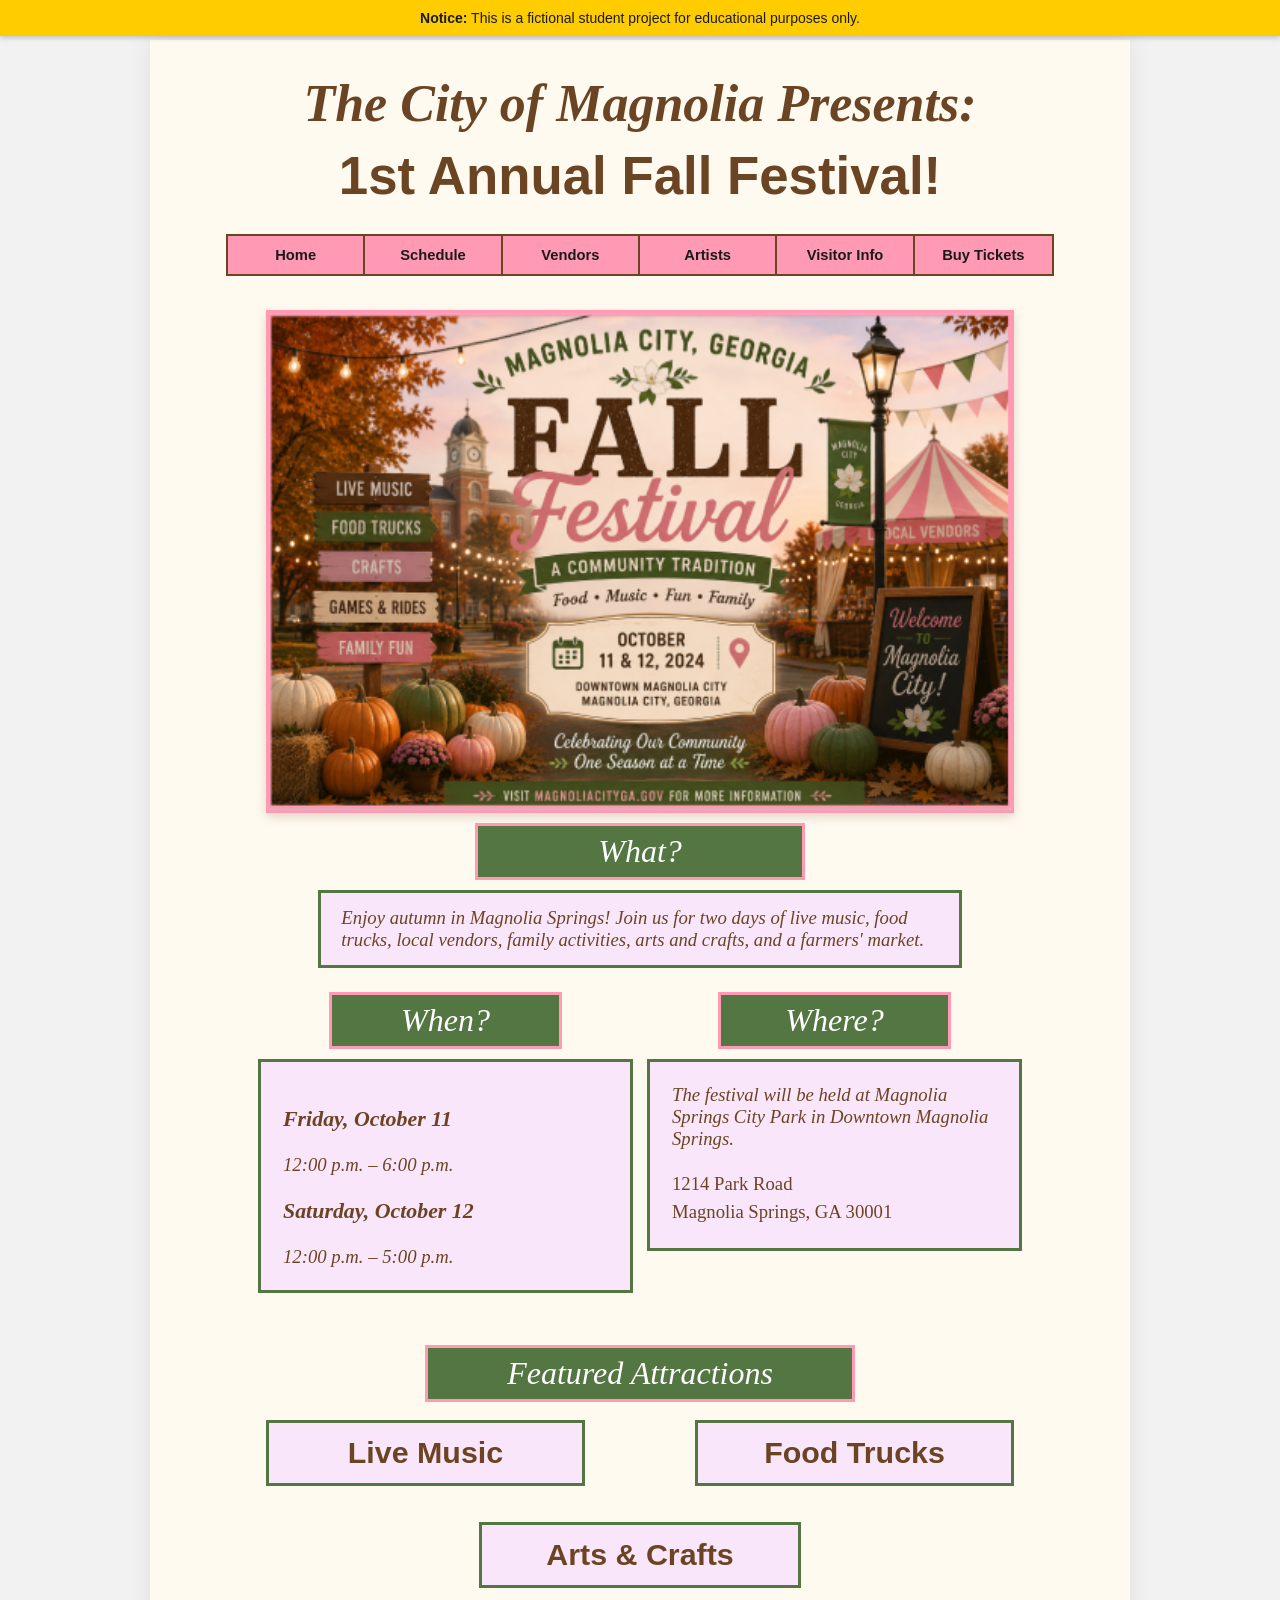
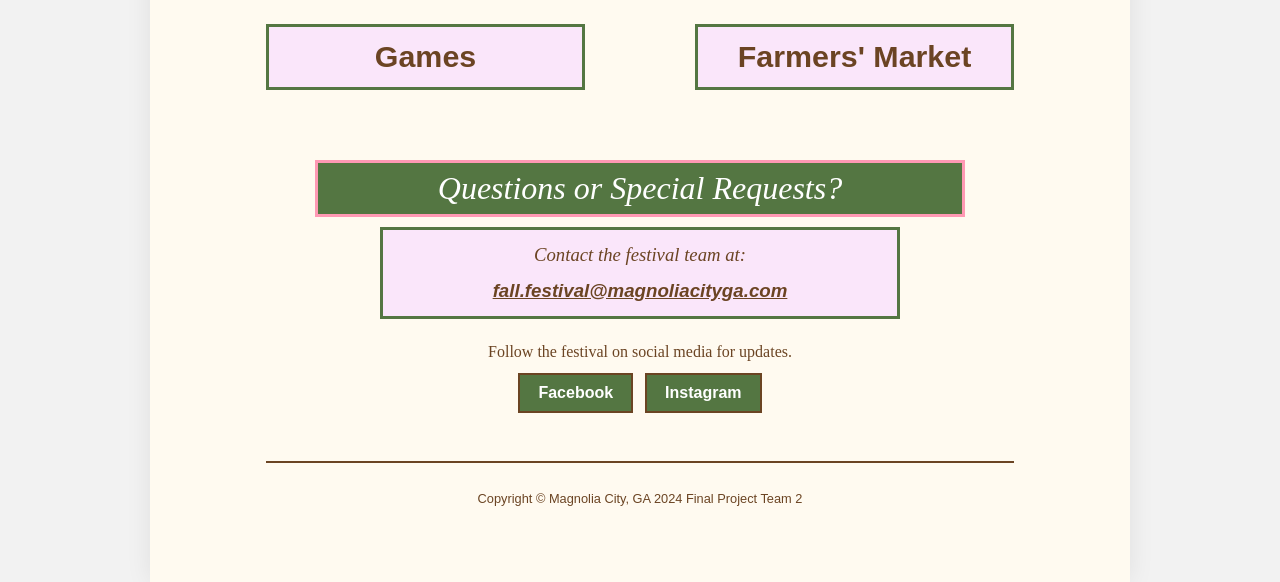
<file: index.html>
<!-- Melanie Eaton, Logan Hitz -->
<!-- ITEC 2380 Final Team Project -->
<!-- Magnolia City Fall Festival Homepage -->

<!DOCTYPE html>
<html lang="en">

<head>
    <meta charset="UTF-8">
    <meta name="viewport" content="width=device-width, initial-scale=1.0">

    <title>Magnolia City Fall Festival</title>

    <link rel="stylesheet" href="css/styles.css">
</head>

<body>

    <!-- Required Educational Notice Banner -->
    <div class="student-banner" role="status" aria-label="Educational Notice">
        <p>
            <strong>Notice:</strong>
            This is a fictional student project for educational purposes only.
        </p>
    </div>
    <!-- End Required Educational Notice Banner -->

    <main class="festival-page">

        <header class="festival-header">

            <div class="city-presents">
                The City of Magnolia Presents:
            </div>

            <h1>1st Annual Fall Festival!</h1>

            <nav class="festival-nav" aria-label="Main navigation">
                <a href="index.html" aria-current="page">Home</a>
                <a href="Schedule.html">Schedule</a>
                <a href="Vendors.html">Vendors</a>
                <a href="artist.html">Artists</a>
                <a href="Visitor_info.html">Visitor Info</a>
                <a href="BuyTickets.html">Buy Tickets</a>
            </nav>

        </header>

        <figure class="festival-poster">
            <img
                src="Images/fall-festival-poster.png"
                
                 class="festival-section" aria-labelledby="what-heading">
            <h2 id="what-heading" class="festival-heading">What?</h2>

            <div class="festival-box">
              <p>
                Enjoy autumn in Magnolia Springs! Join us for two days of
                live music, food trucks, local vendors, family activities,
                arts and crafts, and a farmers' market.
                </p>
            </div>
        </section>

        <section class="festival-details" aria-label="Festival date and location">

            <article>
                <h2 class="festival-heading">When?</h2>

                <div class="festival-box detail-box">
                    <h3>Friday, October 11</h3>
                    <p>12:00 p.m. – 6:00 p.m.</p>

                    <h3>Saturday, October 12</h3>
                    <p>12:00 p.m. – 5:00 p.m.</p>
                </div>
            </article>

            <article>
                <h2 class="festival-heading">Where?</h2>

                <div class="festival-box detail-box">
                    <p>
                        The festival will be held at Magnolia Springs City Park
                        in Downtown Magnolia Springs.
                    </p>

                    <address>
                        1214 Park Road<br>
                        Magnolia Springs, GA 30001
                    </address>
                </div>
            </article>

        </section>

        <section class="festival-section attractions-section" aria-labelledby="attractions-heading">

            <h2 id="attractions-heading" class="festival-heading wide-heading">
                Featured Attractions
            </h2>

            <div class="attractions-grid">
                <a href="Artists.html" class="attraction-card">
                    Live Music
                </a>

                <a href="Vendors.html" class="attraction-card">
                    Food Trucks
                </a>

                <a href="Vendors.html" class="attraction-card center-attraction">
                    Arts &amp; Crafts
                </a>

                <a href="Schedule.html" class="attraction-card">
                    Games
                </a>

                <a href="Vendors.html" class="attraction-card">
                    Farmers' Market
                </a>
            </div>

        </section>

        <section class="festival-section contact-section" aria-labelledby="contact-heading">

            <h2 id="contact-heading" class="festival-heading contact-heading">
                Questions or Special Requests?
            </h2>

            <div class="festival-box contact-box">

                <p>Contact the festival team at:</p>

                <a href="mailto:fall.festival@magnoliacityga.com">
                    fall.festival@magnoliacityga.com
                </a>

            </div>

            <p class="follow-text">
                Follow the festival on social media for updates.
            </p>

            <div class="social-links">

                <a
                    href="https://www.facebook.com/"
                    target="_blank"
                    rel="noopener noreferrer"
                    aria-label="Visit Facebook homepage in a new tab">
                    Facebook
                </a>

                <a
                    href="https://www.instagram.com/"
                    target="_blank"
                    rel="noopener noreferrer"
                    aria-label="Visit Instagram homepage in a new tab">
                    Instagram
                </a>

            </div>

        </section>

        <footer class="festival-footer">
            <p>
                Copyright © Magnolia City, GA 2024 Final Project Team 2
            </p>
        </footer>

    </main>

</body>

</html>
</file>
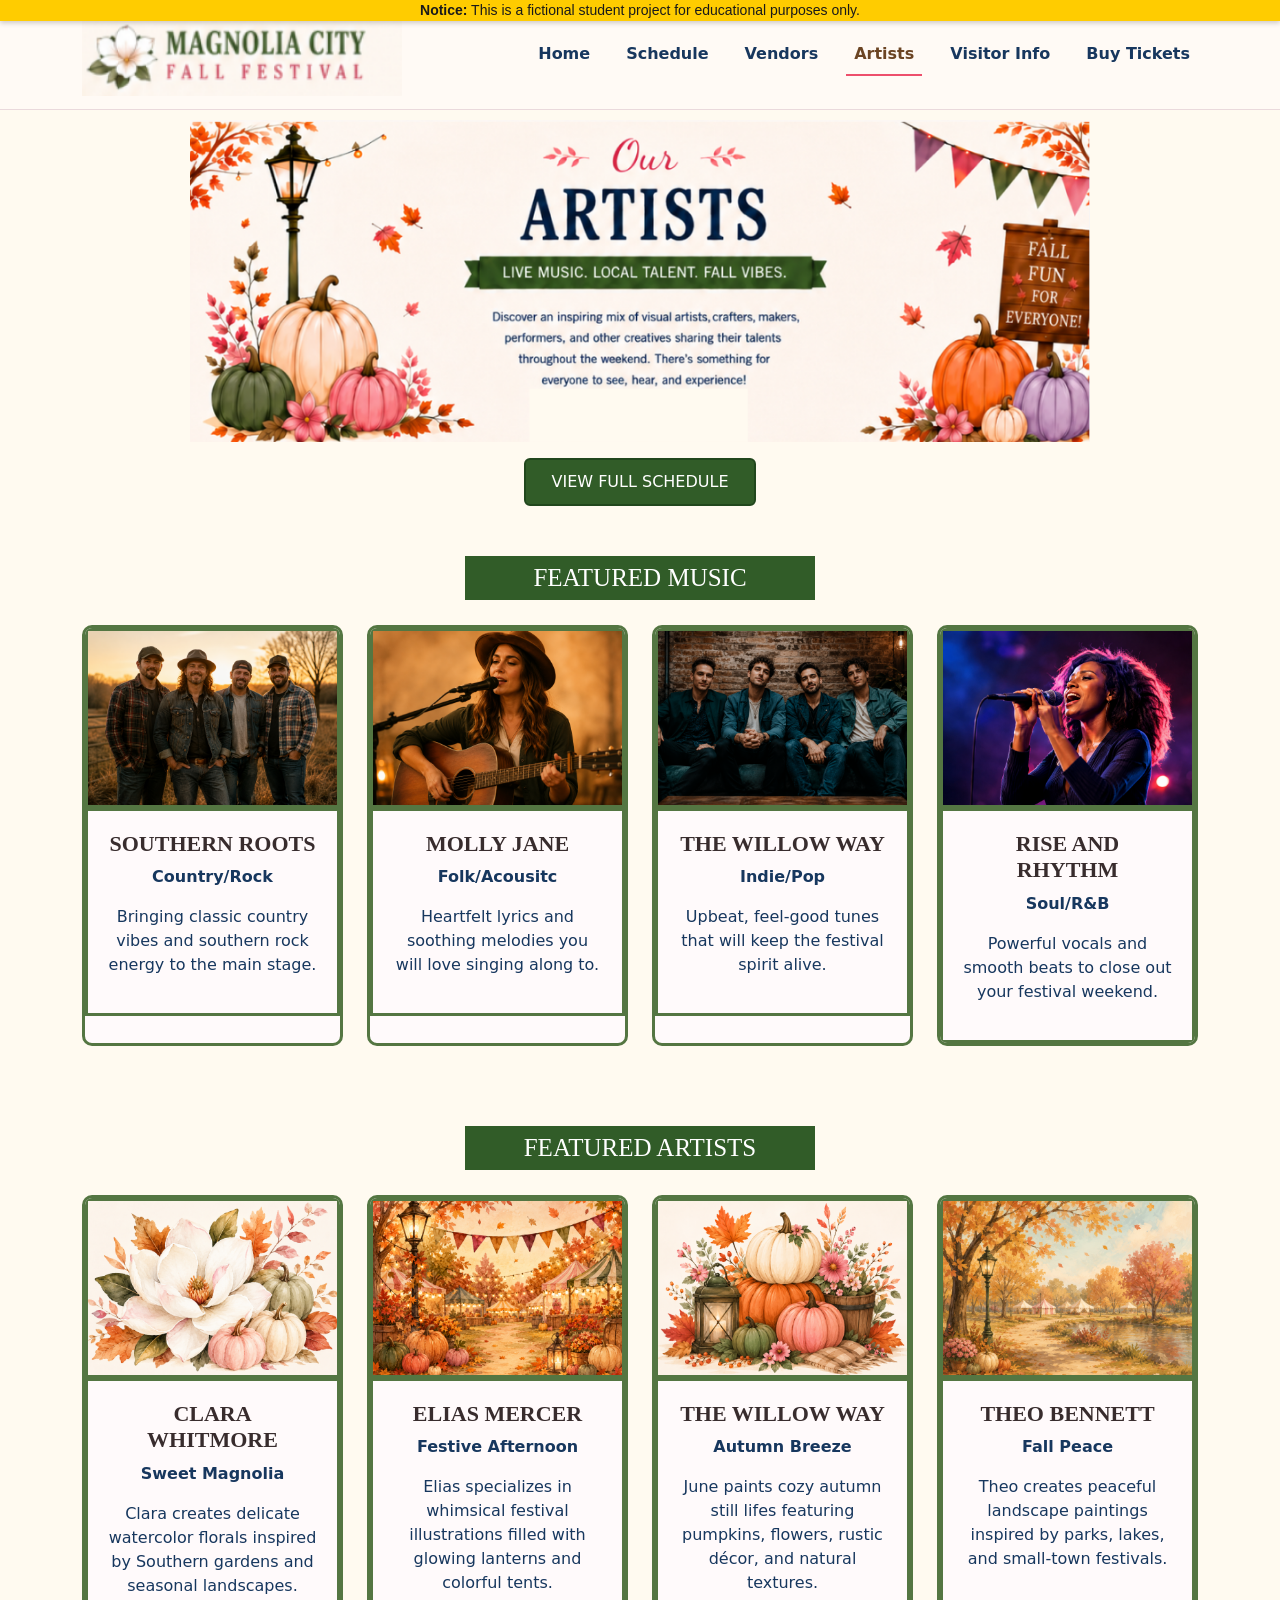
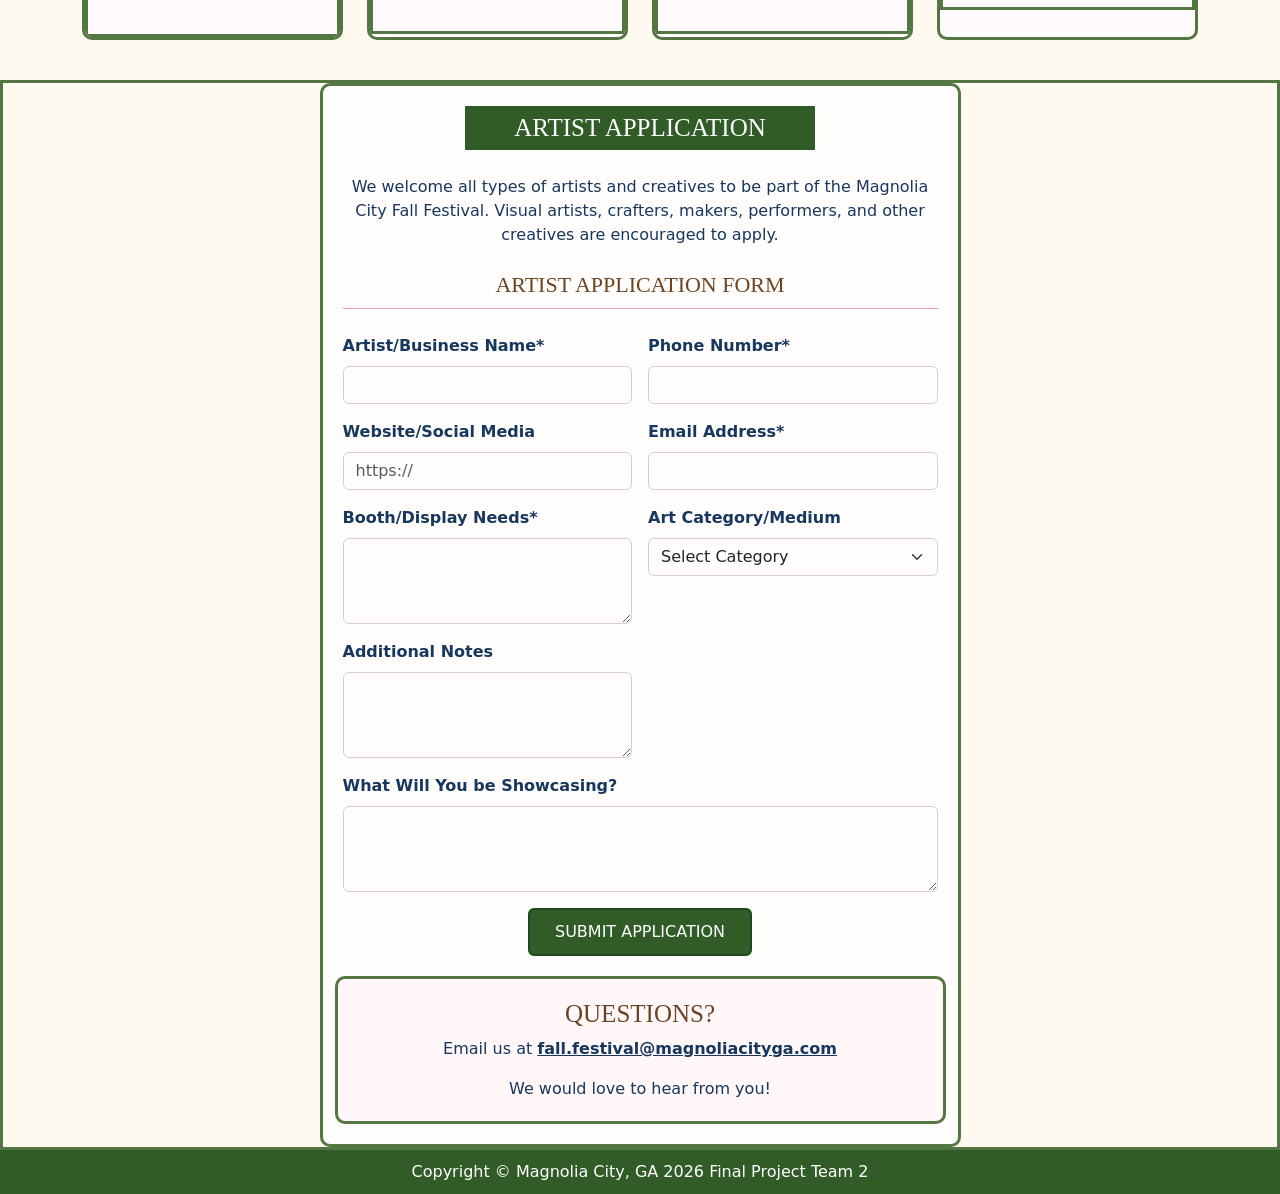
<file: artist.html>
<!--Melanie Eaton-->
<!DOCTYPE html>
<html lang="en">
    <head>
        <meta charset="UTF-8">
        <meta name="viewport" content="width=device-width, initial-scale=1.0">
        <title>Our Artists|Magnolia City Fall Festival</title>
        <link href="https://cdn.jsdelivr.net/npm/bootstrap@5.3.8/dist/css/bootstrap.min.css" rel="stylesheet">
        <script src="https://cdn.jsdelivr.net/npm/bootstrap@5.3.8/dist/js/bootstrap.bundle.min.js"></script>
        <link rel="stylesheet" href="css/artist.css">
    </head>
    <body>
        <!--Required Educational Notice Banner-->
        <div class="student-banner" role="status" aria-label="Educational Notice">
            <p><strong>Notice:</strong> This is a fictional student project for educational purposes only.</p>
        </div>
        <!--This is the navbar-->
        <nav class="navbar navbar-expand-lg festival-navbar">
            <div class="container">
                <!-- This displays the festival logo and links it to the home page -->
                <a class="navbar-brand" href="index.html">
                <img src="Images/magnolia-logo.png" alt="Magnolia City Fall Festival Logo" class="navbar-logo"></a>
                <!--This button appears when the screen becomes smaller-->
                <button
                class="navbar-toggler"
                type="button"
                data-bs-toggle="collapse"
                data-bs-target="#mainNavbar"
                aria-controls="#mainNavbar"
                aria-expanded="false"
                aria-label="Toggle navigation">
                    <span class="navbar-toggler-icon"></span>
                </button>
                <!--This is where the navbar links are coded.-->
                <div class="collapse navbar-collapse" id="mainNavbar">
                    <ul class="navbar-nav ms-auto">
                        <li class="nav-item">
                            <a class="nav-link" href="index.html">Home</a>
                        </li>
                        <li class="nav-item">
                            <a class="nav-link" href="schedule.html">Schedule</a>
                        </li>
                        <li class="nav-item">
                            <a class="nav-link" href="Vendors.html">Vendors</a>
                        </li>
                        <li class="nav-item">
                            <a class="nav-link active" href="artists.html">Artists</a>
                        </li>
                        <li class="nav-item">
                        <a class="nav-link" href="Visitor_info.html">Visitor Info</a>
                        </li>
                        <li class="nav-item">
                            <a class="nav-link" href="BuyTickets.html">Buy Tickets</a>
                        </li>
                    </ul>
                </div>
            </div>
        </nav>

        <!--This begins the most important content on the page.-->
        <main>
            <section>
                <div class="schedule-button">
                <img src="Images/artist_hero.png" alt="Magnolia City Fall Festival artists" class="artist-hero-image">
                    <div class="text-center mt-3">
                    <!--This button links to the schedule page.-->
                    <a href="schedule.html" class="btn festival-button">View Full Schedule</a>
                    </div>
                </div>
            </section>
            <!--This section goes over the live music.-->
            <section class="featured-music">
                <div class="container">
                    <h2 class="section-heading">Featured Music</h2>
                    <!--This bootstrap row holds the musician cards.-->
                    <div class="row g-4">
                        <!-- "col-md-6" makes it half-width on medium screens, while "col-lg-3" makes it one-fourth width on large screens.-->
                         <div class="col-md-6 col-lg-3">
                            <div class="artist-card">
                                <!--This shows an image of the band.-->
                                <img
                                    src="Images/southern_roots.png"
                                    alt="A picture of the band, Souther Roots"
                                    class="artist-image">
                                <!--This text shows underneath the picture and tells info about the band.-->
                                <div class="artist-card-body">
                                    <h3>Southern Roots</h3>
                                    <p class="artist-category">Country/Rock</p>
                                    <p>Bringing classic country vibes and southern rock energy to the main stage.</p>
                                </div>
                            </div>
                         </div>
                         <div class="col-md-6 col-lg-3">
                            <div class="artist-card">
                                <img
                                    src="Images/molly_jane.png"
                                    alt="Molly Jane performing with a guitar"
                                    class="artist-image">
                                <div class="artist-card-body">
                                    <h3>Molly Jane</h3>
                                    <p class="artist-category">Folk/Acousitc</p>
                                    <p>Heartfelt lyrics and soothing melodies you will love singing along to.</p>
                                </div>
                            </div>
                         </div>
                         <div class="col-md-6 col-lg-3">
                            <div class="artist-card">
                                <img
                                    src="Images/willow_way.png"
                                    alt="Members of The Willow Way"
                                    class="artist-image">
                                <!--This text shows underneath the picture and tells info about the band.-->
                                <div class="artist-card-body">
                                    <h3>The Willow Way</h3>
                                    <p class="artist-category">Indie/Pop</p>
                                    <p>Upbeat, feel-good tunes that will keep the festival spirit alive.</p>
                                </div>
                            </div>
                         </div>
                         <div class="col-md-6 col-lg-3">
                            <div class="artist-card">
                                <img
                                    src="Images/rise_rhythm.png"
                                    alt="Singer from Rise and Rhythm performing"
                                    class="artist-image">
                                <div class="artist-card-body">
                                    <h3>Rise and Rhythm</h3>
                                    <p class="artist-category">Soul/R&B</p>
                                    <p>Powerful vocals and smooth beats to close out your festival weekend.</p>
                                </div>
                            </div>
                         </div>
                    </div>
                </div>
            </section>
            <!--This section goes over the artists.-->
            <section class="featured-music">
                <div class="container">
                    <h2 class="section-heading">Featured Artists</h2>
                    <!--This bootstrap row holds the artist cards.-->
                    <div class="row g-4">
                        <!-- "col-md-6" makes it half-width on medium screens, while "col-lg-3" makes it one-fourth width on large screens.-->
                         <div class="col-md-6 col-lg-3">
                            <div class="artist-card">
                                <!--This shows an image of the artist's work-->
                                <img
                                    src="Images/clara_whitmore.png"
                                    alt="Sweet Magnolia by Clara Whitmore"
                                    class="artist-image">
                                <!--This text shows underneath the picture and tells info about the artist.-->
                                <div class="artist-card-body">
                                    <h3>Clara Whitmore</h3>
                                    <p class="artist-category">Sweet Magnolia</p>
                                    <p>Clara creates delicate watercolor florals inspired by Southern gardens and seasonal landscapes.</p>
                                </div>
                            </div>
                         </div>
                         <div class="col-md-6 col-lg-3">
                            <div class="artist-card">
                                <img
                                    src="Images/elias_mercer.png"
                                    alt="Festive Afternoon by Elias Mercer"
                                    class="artist-image">
                                <div class="artist-card-body">
                                    <h3>Elias Mercer</h3>
                                    <p class="artist-category">Festive Afternoon</p>
                                    <p>Elias specializes in whimsical festival illustrations filled with glowing lanterns and colorful tents.</p>
                                </div>
                            </div>
                         </div>
                         <div class="col-md-6 col-lg-3">
                            <div class="artist-card">
                                <img
                                    src="Images/june_holloway.png"
                                    alt="Autumn Breeze by June Holloway"
                                    class="artist-image">
                                <div class="artist-card-body">
                                    <h3>The Willow Way</h3>
                                    <p class="artist-category">Autumn Breeze</p>
                                    <p>June paints cozy autumn still lifes featuring pumpkins, flowers, rustic décor, and natural textures.</p>
                                </div>
                            </div>
                         </div>
                         <div class="col-md-6 col-lg-3">
                            <div class="artist-card">
                                <img
                                    src="Images/theo_bennett.png"
                                    alt="Fall Peace by Theo Bennett"
                                    class="artist-image">
                                <div class="artist-card-body">
                                    <h3>Theo Bennett</h3>
                                    <p class="artist-category">Fall Peace</p>
                                    <p>Theo creates peaceful landscape paintings inspired by parks, lakes, and small-town festivals.</p>
                                </div>
                            </div>
                         </div>
                    </div>
                </div>
            </section>
            <!-- Featured Artists section -->
            <section class="form-application">           
                <!--This container is for the artist application form.-->
                <div class="container">
                    <div class="row justify-content-center">
                        <div class="col-lg-7">
                            <div class="content-box">
                                <h2 class="section-heading">Artist Application</h2>
                                <!--This tells interested people to apply using the form.-->
                                <p class="form-introduction">We welcome all types of artists and creatives to be part of the Magnolia City Fall Festival. Visual artists, crafters, makers, performers, and other creatives are encouraged to apply.</p>
                                <h3 class="form-title">Artist Application Form</h3>
                                <!--This is a sample form, NOT an active form. It will not actually sen and information anywhere.-->
                                <form action="#" method="post">
                                    <!--Bootsrtap row organizes the form fields.-->
                                    <div class="row g-3">
                                        <!--This field is for the name of the artist.-->
                                        <div class="col-md-6">
                                            <label for="businessName" class="form-label">Artist/Business Name*</label>
                                            <input type="text" class="form-control" id="businessName" name="businessName" required>
                                        </div>
                                        <!--This field is for their phone number.-->
                                        <div class="col-md-6">
                                            <label for="phoneNumber" class="form-label">Phone Number*</label>
                                            <input type="tel" class="form-control" id="phoneNumber" name="phoneNumber" required>
                                        </div>
                                        <!--This is for their Webite/social media.-->
                                        <div class="col-md-6">
                                            <label for="website" class="form-label">Website/Social Media</label>
                                            <input type="url" class="form-control" id="website" name="website" placeholder="https://">
                                        </div>
                                        <!--This is for their email.-->
                                        <div class="col-md-6">
                                            <label for="emailAddress" class="form-label">Email Address*</label>
                                            <input type="email" class="form-control" id="emailAddress" name="emailAddress" required>
                                        </div>
                                        <!--This is for the booth/display needs.-->
                                        <div class="col-md-6">
                                            <label for="boothNeeds" class="form-label">Booth/Display Needs*</label>
                                            <textarea class="form-control" id="boothNeeds" name="boothNeeds" rows="3" required></textarea>
                                        </div>
                                        <!--Art category dropdown menu-->
                                        <div class="col-md-6">
                                            <label for="artCategory" class="form-label">Art Category/Medium</label>
                                            <select class="form-select" id="artCategory" name="artCategory" required>
                                            <!--Default dropdown option-->
                                            <option value="">
                                                Select Category
                                            </option>
                                            <option value="painting">Painting</option>
                                            <option value="painting">Photography</option>
                                            <option value="painting">Pottery</option>
                                            <option value="painting">Crafts</option>
                                            <option value="painting">Musical Performance</option>
                                            <option value="painting">Dance Performance</option>
                                            <option value="painting">Other</option>
                                            </select>
                                        </div>
                                        <div class="col-md-6">
                                            <label for="additionalNotes" class="form-label">Additional Notes</label>
                                            <textarea class="form-control" id="additionalNotes" name="additionalNotes" rows="3"></textarea>
                                        </div>
                                        <div class="col-12">
                                            <label for="showcase" class="form-label">What Will You be Showcasing?</label>
                                            <textarea class="form-control" id="showcase" name="showcase" rows="3" required></textarea>
                                        </div>
                                        <!--Form submission button-->
                                        <div class="col-12 text-center">
                                            <button type="submit" class="btn festival-button">Submit Application</button>
                                        </div>
                                        <div class="questions-box">
                                            <h2>Questions?</h2>
                                            <p>Email us at <a href="mailto:fall.festival@magnoliacityga.com">fall.festival@magnoliacityga.com</a></p>
                                            <p class="mb-0">We would love to hear from you!</p>
                                        </div>
                                    </div>
                                </form>
                            </div>
                        </div>
                    </div>
                </div>
            </section>
        </main>
        <!--Footer-->
        <footer class="festival-footer">
           <div class="container text-center">
               <p class="mb-0">Copyright &copy; Magnolia City, GA 2026 Final Project Team 2</p>
           </div>
        </footer>
    </body>
</html>
</file>
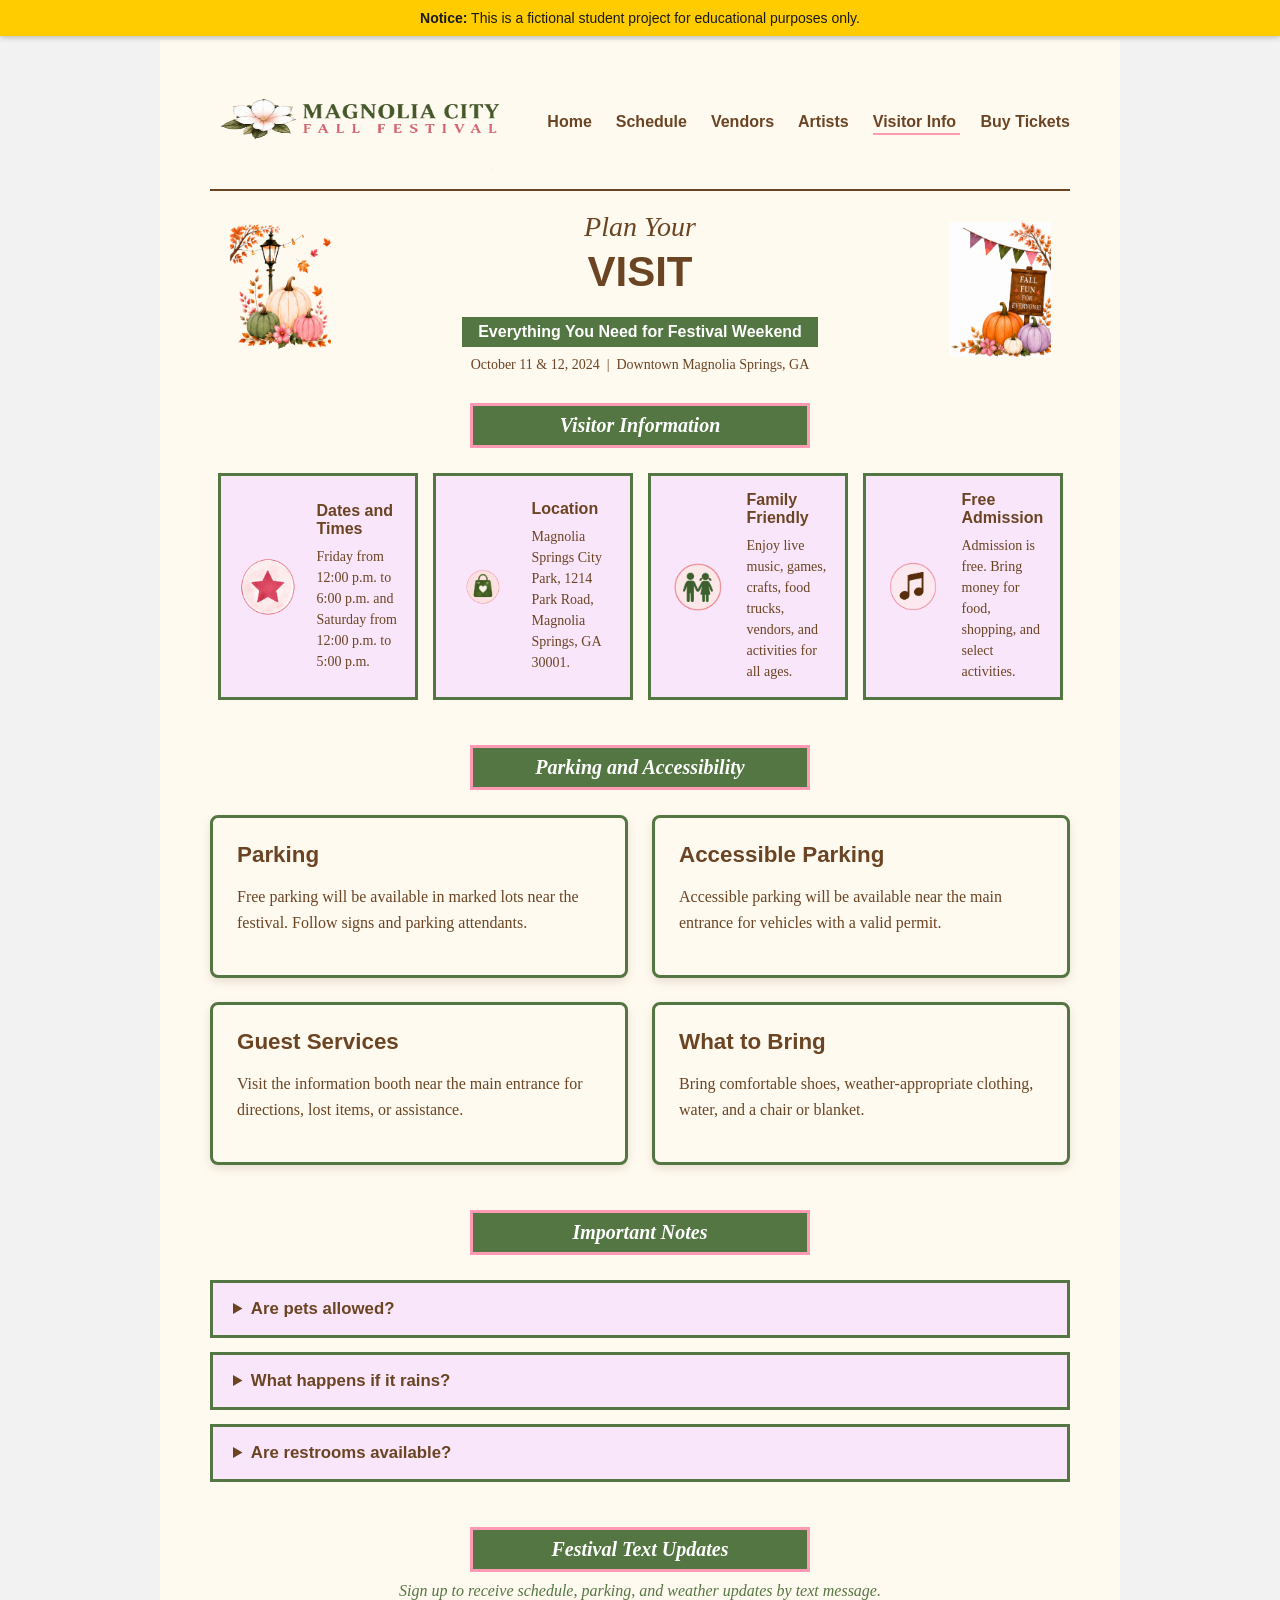
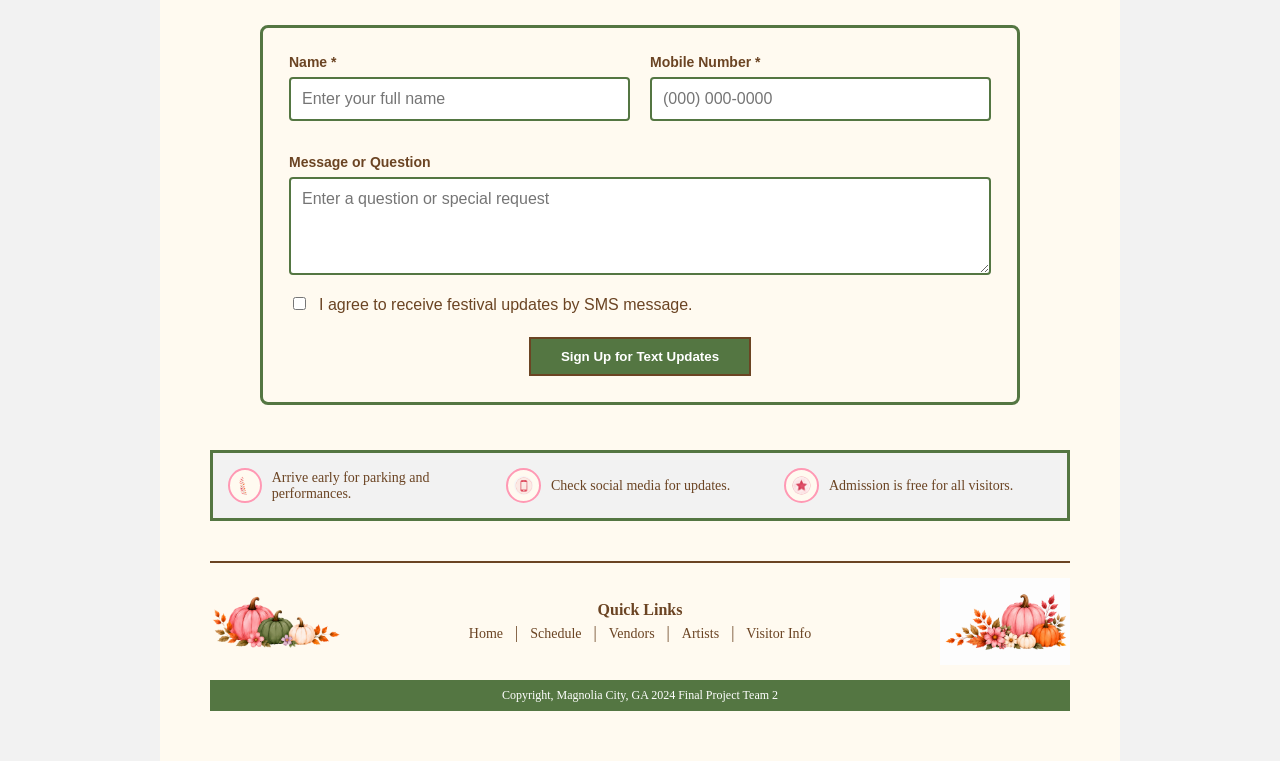
<file: Visitor info.html>
<!-- Tra'veon Lamar -->
<!-- ITEC 2380 Final Team Project -->
<!-- Magnolia City Fall Festival Visitor Information Page -->

<!DOCTYPE html>
<html lang="en">
<head>
    <meta charset="UTF-8">
    <meta name="viewport" content="width=device-width, initial-scale=1.0">

    <meta
        name="description"
        content="Visitor information for the Magnolia City Fall Festival."
    >

    <title>Visitor Info - Magnolia City Fall Festival</title>
    <link rel="stylesheet" href="css/styles1.css">
</head>

<body>

    <!-- Required Educational Notice Banner -->
    <div class="student-banner" role="status" aria-label="Educational Notice">
        <p>
            <strong>Notice:</strong>
            This is a fictional student project for educational purposes only.
        </p>
    </div>

    <div class="page">

        <!-- Header -->
        <header class="site-header">
            <a href="index.html" class="logo">
                <span class="logo-image">
                    <img
                        src="Images/fall_festival_logo.png"
                        alt="Magnolia City Fall Festival logo"
                    >
                </span>
            </a>

            <nav aria-label="Main navigation">
                <a href="index.html">Home</a>
                <a href="schedule.html">Schedule</a>
                <a href="vendors.html">Vendors</a>
                <a href="artist.html">Artists</a>
                <a
                    href="visitor-info.html"
                    class="active"
                    aria-current="page"
                >
                    Visitor Info
                </a>
                <a href="BuyTickets.html">Buy Tickets</a>
            </nav>
        </header>

        <!-- Hero -->
        <section class="hero">
            <div class="hero-decor">
                <img src="Images/street_lamp.png" alt="">
            </div>

            <div class="hero-text">
                <p class="hero-tagline">Plan Your</p>
                <h1>Visit</h1>

                <p class="hero-banner">
                    Everything You Need for Festival Weekend
                </p>

                <p class="hero-date">
                    October 11 &amp; 12, 2024
                    &nbsp;|&nbsp;
                    Downtown Magnolia Springs, GA
                </p>
            </div>

            <div class="hero-decor">
                <img src="Images/pumpkin_sign.png" alt="">
            </div>
        </section>

        <!-- Visitor Information -->
        <section>
            <h2 class="ribbon-heading wide">Visitor Information</h2>

            <ul class="card-grid visitor-summary-grid">

                <li class="card visitor-summary-card">
                    <img
                        src="Images/star_icon.png"
                        alt="Festival date icon"
                    >

                    <div class="visitor-card-info">
                        <h3>Dates and Times</h3>
                        <p>
                            Friday from 12:00 p.m. to 6:00 p.m. and
                            Saturday from 12:00 p.m. to 5:00 p.m.
                        </p>
                    </div>
                </li>

                <li class="card visitor-summary-card">
                    <img
                        src="Images/vendor_icon.png"
                        alt="Festival location icon"
                    >

                    <div class="visitor-card-info">
                        <h3>Location</h3>
                        <p>
                            Magnolia Springs City Park,
                            1214 Park Road, Magnolia Springs, GA 30001.
                        </p>
                    </div>
                </li>

                <li class="card visitor-summary-card">
                    <img
                        src="Images/kids_icon.png"
                        alt="Family activities icon"
                    >

                    <div class="visitor-card-info">
                        <h3>Family Friendly</h3>
                        <p>
                            Enjoy live music, games, crafts, food trucks,
                            vendors, and activities for all ages.
                        </p>
                    </div>
                </li>

                <li class="card visitor-summary-card">
                    <img
                        src="Images/music_icon.png"
                        alt="Free admission icon"
                    >

                    <div class="visitor-card-info">
                        <h3>Free Admission</h3>
                        <p>
                            Admission is free. Bring money for food,
                            shopping, and select activities.
                        </p>
                    </div>
                </li>

            </ul>
        </section>

        <!-- Parking and Accessibility -->
        <section class="visitor-section">
            <h2 class="ribbon-heading wide">
                Parking and Accessibility
            </h2>

            <div class="visitor-info-grid">

                <article class="visitor-info-card">
                    <h3>Parking</h3>
                    <p>
                        Free parking will be available in marked lots near
                        the festival. Follow signs and parking attendants.
                    </p>
                </article>

                <article class="visitor-info-card">
                    <h3>Accessible Parking</h3>
                    <p>
                        Accessible parking will be available near the main
                        entrance for vehicles with a valid permit.
                    </p>
                </article>

                <article class="visitor-info-card">
                    <h3>Guest Services</h3>
                    <p>
                        Visit the information booth near the main entrance
                        for directions, lost items, or assistance.
                    </p>
                </article>

                <article class="visitor-info-card">
                    <h3>What to Bring</h3>
                    <p>
                        Bring comfortable shoes, weather-appropriate
                        clothing, water, and a chair or blanket.
                    </p>
                </article>

            </div>
        </section>

        <!-- Important Notes -->
        <section>
            <h2 class="ribbon-heading wide">Important Notes</h2>

            <div class="faq-list">

                <details>
                    <summary>Are pets allowed?</summary>
                    <p>
                        Leashed pets and trained service animals are welcome.
                        Owners must clean up after their animals.
                    </p>
                </details>

                <details>
                    <summary>What happens if it rains?</summary>
                    <p>
                        Activities may continue during light rain but may be
                        delayed or canceled during severe weather.
                    </p>
                </details>

                <details>
                    <summary>Are restrooms available?</summary>
                    <p>
                        Standard and accessible restrooms will be available
                        throughout the festival grounds.
                    </p>
                </details>

            </div>
        </section>
        
<!-- SMS Updates Form -->
<section class="visitor-section">
    <h2 class="ribbon-heading wide">Festival Text Updates</h2>

    <p class="form-intro">
        Sign up to receive schedule, parking, and weather updates by text message.
    </p>

    <form class="sms-form" action="#" method="post">
        <div class="form-row">

            <div class="form-group">
                <label for="visitor-name">Name *</label>
                <input
                    type="text"
                    id="visitor-name"
                    name="visitor-name"
                    placeholder="Enter your full name"
                    required
                >
            </div>

            <div class="form-group">
                <label for="mobile-number">Mobile Number *</label>
                <input
                    type="tel"
                    id="mobile-number"
                    name="mobile-number"
                    placeholder="(000) 000-0000"
                    required
                >
            </div>

        </div>

        <div class="form-group">
            <label for="message">Message or Question</label>
            <textarea
                id="message"
                name="message"
                rows="4"
                placeholder="Enter a question or special request"
            ></textarea>
        </div>

        <div class="sms-consent">
            <input
                type="checkbox"
                id="text-consent"
                name="text-consent"
                required
            >

            <label for="text-consent">
                I agree to receive festival updates by SMS message.
            </label>
        </div>

        <button type="submit" class="submit-btn">
            Sign Up for Text Updates
        </button>
    </form>
</section>
<!-- End SMS Updates Form -->

        <!-- Notes Bar -->
        <div class="notes-bar">

            <div class="note">
                <img
                    src="Images/leaves_left.png"
                    alt=""
                    class="note-icon"
                >
                <p>Arrive early for parking and performances.</p>
            </div>

            <div class="note">
                <img
                    src="Images/phone_icon.png"
                    alt=""
                    class="note-icon"
                >
                <p>Check social media for updates.</p>
            </div>

            <div class="note">
                <img
                    src="Images/star_icon.png"
                    alt=""
                    class="note-icon"
                >
                <p>Admission is free for all visitors.</p>
            </div>

        </div>

        <!-- Footer -->
        <footer class="site-footer">
            <div class="footer-top">

                <img
                    src="Images/pumpkins_left.png"
                    alt=""
                    class="footer-decor"
                >

                <div>
                    <p class="footer-label">Quick Links</p>

                    <nav
                        class="footer-links"
                        aria-label="Footer navigation"
                    >
                        <a href="index.html">Home</a> |
                        <a href="schedule.html">Schedule</a> |
                        <a href="vendors.html">Vendors</a> |
                        <a href="artist.html">Artists</a> |
                        <a href="visitor-info.html">Visitor Info</a>
                    </nav>
                </div>

                <img
                    src="Images/pumpkins_right.png"
                    alt=""
                    class="footer-decor"
                >

            </div>

            <p class="footer-bottom">
                Copyright, Magnolia City, GA 2024 Final Project Team 2
            </p>
        </footer>

    </div>

</body>
</html>
</file>
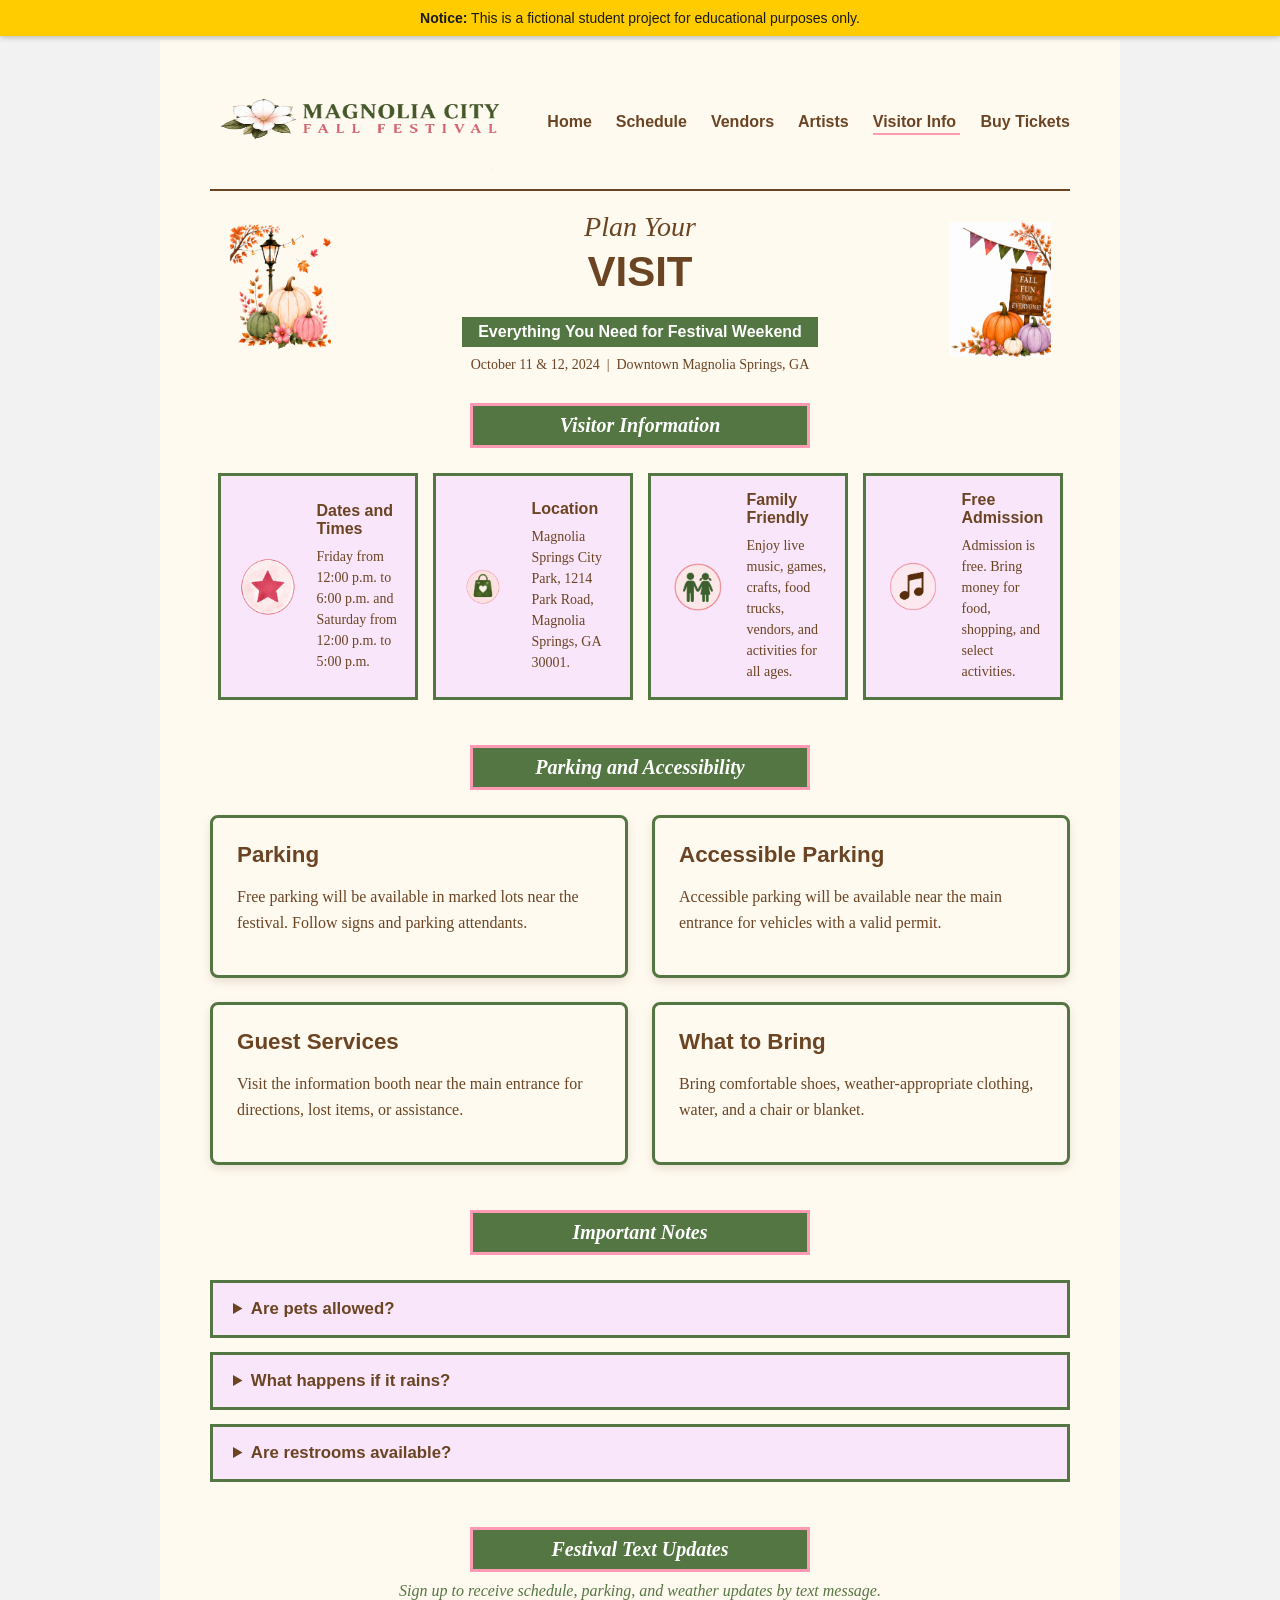
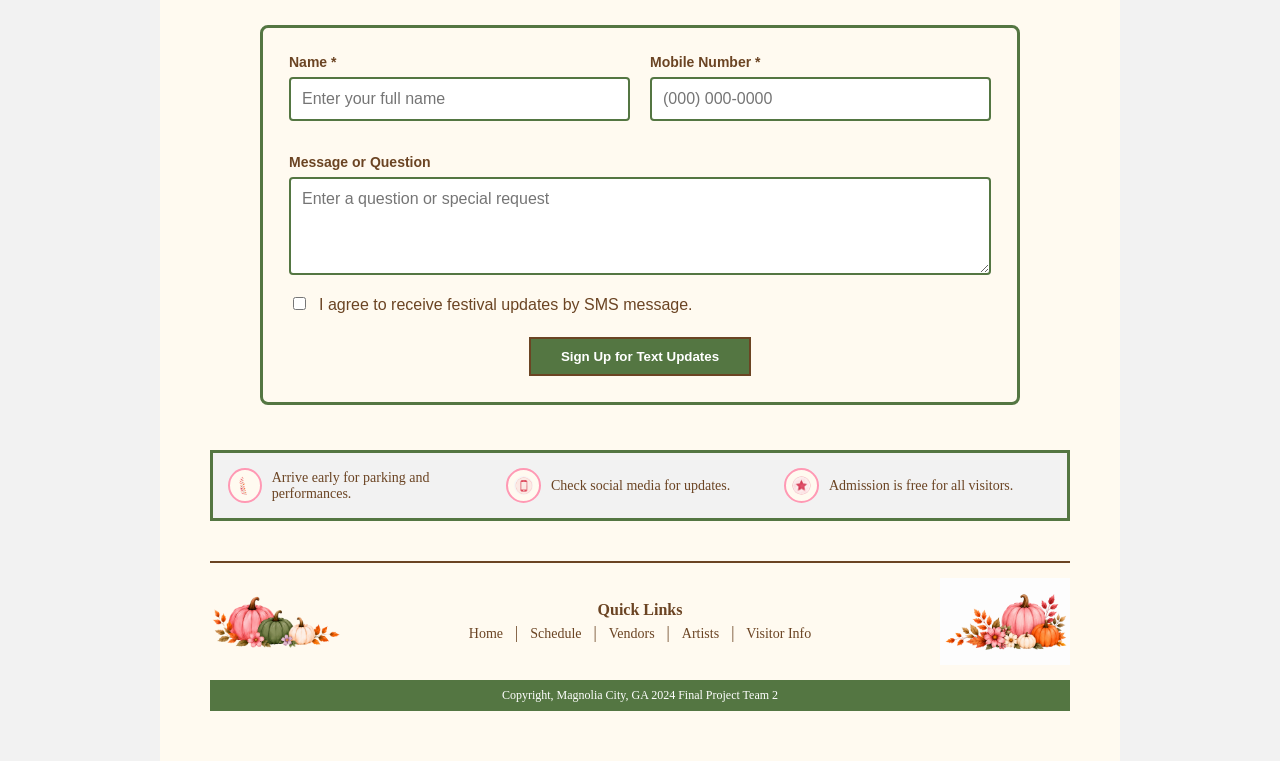
<file: Visitor_info.html>
<!-- Tra'veon Lamar -->
<!-- ITEC 2380 Final Team Project -->
<!-- Magnolia City Fall Festival Visitor Information Page -->

<!DOCTYPE html>
<html lang="en">
<head>
    <meta charset="UTF-8">
    <meta name="viewport" content="width=device-width, initial-scale=1.0">

    <meta
        name="description"
        content="Visitor information for the Magnolia City Fall Festival."
    >

    <title>Visitor Info - Magnolia City Fall Festival</title>
    <link rel="stylesheet" href="css/styles1.css">
</head>

<body>

    <!-- Required Educational Notice Banner -->
    <div class="student-banner" role="status" aria-label="Educational Notice">
        <p>
            <strong>Notice:</strong>
            This is a fictional student project for educational purposes only.
        </p>
    </div>

    <div class="page">

        <!-- Header -->
        <header class="site-header">
            <a href="index.html" class="logo">
                <span class="logo-image">
                    <img
                        src="Images/fall_festival_logo.png"
                        alt="Magnolia City Fall Festival logo"
                    >
                </span>
            </a>

            <nav aria-label="Main navigation">
                <a href="index.html">Home</a>
                <a href="schedule.html">Schedule</a>
                <a href="Vendors.html">Vendors</a>
                <a href="artist.html">Artists</a>
                <a
                    href="visitor-info.html"
                    class="active"
                    aria-current="page"
                >
                    Visitor Info
                </a>
                <a href="BuyTickets.html">Buy Tickets</a>
            </nav>
        </header>

        <!-- Hero -->
        <section class="hero">
            <div class="hero-decor">
                <img src="Images/street_lamp.png" alt="">
            </div>

            <div class="hero-text">
                <p class="hero-tagline">Plan Your</p>
                <h1>Visit</h1>

                <p class="hero-banner">
                    Everything You Need for Festival Weekend
                </p>

                <p class="hero-date">
                    October 11 &amp; 12, 2024
                    &nbsp;|&nbsp;
                    Downtown Magnolia Springs, GA
                </p>
            </div>

            <div class="hero-decor">
                <img src="Images/pumpkin_sign.png" alt="">
            </div>
        </section>

        <!-- Visitor Information -->
        <section>
            <h2 class="ribbon-heading wide">Visitor Information</h2>

            <ul class="card-grid visitor-summary-grid">

                <li class="card visitor-summary-card">
                    <img
                        src="Images/star_icon.png"
                        alt="Festival date icon"
                    >

                    <div class="visitor-card-info">
                        <h3>Dates and Times</h3>
                        <p>
                            Friday from 12:00 p.m. to 6:00 p.m. and
                            Saturday from 12:00 p.m. to 5:00 p.m.
                        </p>
                    </div>
                </li>

                <li class="card visitor-summary-card">
                    <img
                        src="Images/vendor_icon.png"
                        alt="Festival location icon"
                    >

                    <div class="visitor-card-info">
                        <h3>Location</h3>
                        <p>
                            Magnolia Springs City Park,
                            1214 Park Road, Magnolia Springs, GA 30001.
                        </p>
                    </div>
                </li>

                <li class="card visitor-summary-card">
                    <img
                        src="Images/kids_icon.png"
                        alt="Family activities icon"
                    >

                    <div class="visitor-card-info">
                        <h3>Family Friendly</h3>
                        <p>
                            Enjoy live music, games, crafts, food trucks,
                            vendors, and activities for all ages.
                        </p>
                    </div>
                </li>

                <li class="card visitor-summary-card">
                    <img
                        src="Images/music_icon.png"
                        alt="Free admission icon"
                    >

                    <div class="visitor-card-info">
                        <h3>Free Admission</h3>
                        <p>
                            Admission is free. Bring money for food,
                            shopping, and select activities.
                        </p>
                    </div>
                </li>

            </ul>
        </section>

        <!-- Parking and Accessibility -->
        <section class="visitor-section">
            <h2 class="ribbon-heading wide">
                Parking and Accessibility
            </h2>

            <div class="visitor-info-grid">

                <article class="visitor-info-card">
                    <h3>Parking</h3>
                    <p>
                        Free parking will be available in marked lots near
                        the festival. Follow signs and parking attendants.
                    </p>
                </article>

                <article class="visitor-info-card">
                    <h3>Accessible Parking</h3>
                    <p>
                        Accessible parking will be available near the main
                        entrance for vehicles with a valid permit.
                    </p>
                </article>

                <article class="visitor-info-card">
                    <h3>Guest Services</h3>
                    <p>
                        Visit the information booth near the main entrance
                        for directions, lost items, or assistance.
                    </p>
                </article>

                <article class="visitor-info-card">
                    <h3>What to Bring</h3>
                    <p>
                        Bring comfortable shoes, weather-appropriate
                        clothing, water, and a chair or blanket.
                    </p>
                </article>

            </div>
        </section>

        <!-- Important Notes -->
        <section>
            <h2 class="ribbon-heading wide">Important Notes</h2>

            <div class="faq-list">

                <details>
                    <summary>Are pets allowed?</summary>
                    <p>
                        Leashed pets and trained service animals are welcome.
                        Owners must clean up after their animals.
                    </p>
                </details>

                <details>
                    <summary>What happens if it rains?</summary>
                    <p>
                        Activities may continue during light rain but may be
                        delayed or canceled during severe weather.
                    </p>
                </details>

                <details>
                    <summary>Are restrooms available?</summary>
                    <p>
                        Standard and accessible restrooms will be available
                        throughout the festival grounds.
                    </p>
                </details>

            </div>
        </section>
        
<!-- SMS Updates Form -->
<section class="visitor-section">
    <h2 class="ribbon-heading wide">Festival Text Updates</h2>

    <p class="form-intro">
        Sign up to receive schedule, parking, and weather updates by text message.
    </p>

    <form class="sms-form" action="#" method="post">
        <div class="form-row">

            <div class="form-group">
                <label for="visitor-name">Name *</label>
                <input
                    type="text"
                    id="visitor-name"
                    name="visitor-name"
                    placeholder="Enter your full name"
                    required
                >
            </div>

            <div class="form-group">
                <label for="mobile-number">Mobile Number *</label>
                <input
                    type="tel"
                    id="mobile-number"
                    name="mobile-number"
                    placeholder="(000) 000-0000"
                    required
                >
            </div>

        </div>

        <div class="form-group">
            <label for="message">Message or Question</label>
            <textarea
                id="message"
                name="message"
                rows="4"
                placeholder="Enter a question or special request"
            ></textarea>
        </div>

        <div class="sms-consent">
            <input
                type="checkbox"
                id="text-consent"
                name="text-consent"
                required
            >

            <label for="text-consent">
                I agree to receive festival updates by SMS message.
            </label>
        </div>

        <button type="submit" class="submit-btn">
            Sign Up for Text Updates
        </button>
    </form>
</section>
<!-- End SMS Updates Form -->

        <!-- Notes Bar -->
        <div class="notes-bar">

            <div class="note">
                <img
                    src="Images/leaves_left.png"
                    alt=""
                    class="note-icon"
                >
                <p>Arrive early for parking and performances.</p>
            </div>

            <div class="note">
                <img
                    src="Images/phone_icon.png"
                    alt=""
                    class="note-icon"
                >
                <p>Check social media for updates.</p>
            </div>

            <div class="note">
                <img
                    src="Images/star_icon.png"
                    alt=""
                    class="note-icon"
                >
                <p>Admission is free for all visitors.</p>
            </div>

        </div>

        <!-- Footer -->
        <footer class="site-footer">
            <div class="footer-top">

                <img
                    src="Images/pumpkins_left.png"
                    alt=""
                    class="footer-decor"
                >

                <div>
                    <p class="footer-label">Quick Links</p>

                    <nav
                        class="footer-links"
                        aria-label="Footer navigation"
                    >
                        <a href="index.html">Home</a> |
                        <a href="schedule.html">Schedule</a> |
                        <a href="vendors.html">Vendors</a> |
                        <a href="artist.html">Artists</a> |
                        <a href="visitor-info.html">Visitor Info</a>
                    </nav>
                </div>

                <img
                    src="Images/pumpkins_right.png"
                    alt=""
                    class="footer-decor"
                >

            </div>

            <p class="footer-bottom">
                Copyright, Magnolia City, GA 2024 Final Project Team 2
            </p>
        </footer>

    </div>

</body>
</html>
</file>
<file: css/styles.css>
/*REQUIRED CSS FOR STUDENT BANNER*/
.student-banner {
  position: fixed;
  top: 0;
  left: 0;
  width: 100%;
  background-color: #ffcc00;
  color: #1a1a1a;
  text-align: center;
  padding: 10px 20px;
  font-family: sans-serif;
  font-size: 14px;
  box-shadow: 0 2px 5px rgba(0,0,0,0.2);
  z-index: 99999;
}

.student-banner p {
  margin: 0;
  padding: 0;
}

body {
  padding-top: 40px;
}
/*END OF REQUIRED CSS FOR STUDENT BANNER*/

/*MAGNOLIA FALL FESTIVAL HOMEPAGE*/
:root {
  --brown-bark: #6B4423;
  --fern: #547642;
  --lavender-veil: #FAE6FA;
  --floral-white: #FFFAF0;
  --cotton-candy: #FF99B4;
  --white: #FFFFFF;
  --dark-text: #1A1A1A;
}

* {
  box-sizing: border-box;
}

html {
  scroll-behavior: smooth;
}

body {
  margin: 0;
  background-color: #f2f2f2;
  color: var(--brown-bark);
  font-family: Georgia, "Times New Roman", serif;
}

.festival-page {
  width: min(100%, 980px);
  margin: 0 auto;
  padding: 34px 76px 60px;
  background-color: var(--floral-white);
  box-shadow: 0 0 24px rgba(0,0,0,0.08);
}

.festival-header {
  text-align: center;
}

.city-presents {
  margin: 0 0 12px;
  color: var(--brown-bark);
  font-size: clamp(2rem, 4.3vw, 3.25rem);
  font-style: italic;
  font-weight: bold;
}

.festival-header h1 {
  margin: 0 0 28px;
  color: var(--brown-bark);
  font-family: Arial, Helvetica, sans-serif;
  font-size: clamp(2rem, 4.3vw, 3.3rem);
  font-weight: 900;
}

.festival-nav {
  display: grid;
  grid-template-columns: repeat(6, 1fr);
  margin-bottom: 34px;
  border: 2px solid var(--brown-bark);
}

.festival-nav a {
  display: flex;
  align-items: center;
  justify-content: center;
  padding: 11px 6px;

  background-color: #FF99B4;
  color: #1A1A1A;

  border-right: 2px solid #6B4423;
  font-family: Arial, Helvetica, sans-serif;
  font-size: 0.92rem;
  font-weight: 800;
  text-align: center;
  text-decoration: none;
  white-space: nowrap;

  transition: background-color 0.2s ease, color 0.2s ease;
}

.festival-nav a:last-child {
  border-right: 0;
}

.festival-nav a:hover,
.festival-nav a:focus,
.festival-nav a.active {
  background-color: #3E5F2E;
  color: #FFFFFF;
}


.festival-nav a:focus-visible {
  outline: 3px solid var(--brown-bark);
  outline-offset: -3px;
}

.festival-poster img {
  display: block;
  width: 100%;
  border: 3px solid var(--cotton-candy);
  box-shadow: 0 4px 10px rgba(107,68,35,0.2);
}

.festival-section {
  margin-top: 8px;
}

.festival-heading {
  width: min(62%, 330px);
  margin: 10px auto;
  padding: 7px 14px;
  background-color: var(--fern);
  color: var(--white);
  border: 3px solid var(--cotton-candy);
  font-size: clamp(1.4rem, 2.8vw, 2rem);
  font-style: italic;
  font-weight: normal;
  text-align: center;
}

.wide-heading {
  width: min(74%, 430px);
}

.contact-heading {
  width: min(88%, 650px);
}

.festival-box {
  width: 86%;
  margin: 0 auto;
  padding: 14px 20px;
  background-color: var(--lavender-veil);
  color: var(--brown-bark);
  border: 3px solid var(--fern);
  font-size: 1.17rem;
  font-style: italic;
}

.festival-box p {
  margin: 0;
}

.festival-details {
  display: grid;
  grid-template-columns: 1fr 1fr;
  gap: 14px;
  margin: 14px -8px 52px;
}

.detail-box {
  width: 100%;
  min-height: 190px;
  padding: 22px;
}

.detail-box p + p {
  margin-top: 24px;
}

.detail-box address {
  margin-top: 20px;
  color: var(--brown-bark);
  font-style: normal;
  line-height: 1.5;
}

.attractions-grid {
  display: grid;
  grid-template-columns: 1fr 1fr;
  gap: 36px 110px;
  margin: 18px 0 70px;
}

.attraction-card {
  min-height: 66px;
  display: flex;
  align-items: center;
  justify-content: center;
  padding: 10px 16px;
  background-color: var(--lavender-veil);
  color: var(--brown-bark);
  border: 3px solid var(--fern);
  font-family: Arial, Helvetica, sans-serif;
  font-size: clamp(1.25rem, 2.7vw, 1.9rem);
  font-weight: 900;
  text-align: center;
  text-decoration: none;
  transition: background-color 0.2s ease, color 0.2s ease, transform 0.2s ease;
}

.attraction-card:hover,
.attraction-card:focus {
  background-color: var(--fern);
  color: var(--white);
  transform: translateY(-2px);
}

.center-attraction {
  grid-column: 1 / -1;
  width: 43%;
  justify-self: center;
}

.contact-section {
  text-align: center;
}

.contact-box {
  width: min(72%, 520px);
  padding: 14px 20px;
}

.contact-box a {
  display: inline-block;
  margin-top: 14px;
  color: var(--brown-bark);
  font-family: Arial, Helvetica, sans-serif;
  font-weight: 800;
  text-decoration: underline;
}

.contact-box a:hover,
.contact-box a:focus {
  color: var(--dark-text);
}

.follow-text {
  margin: 24px auto 12px;
}

.social-links {
  display: flex;
  justify-content: center;
  gap: 12px;
  flex-wrap: wrap;
}

.social-links a {
  padding: 9px 18px;
  background-color: var(--fern);
  color: var(--white);
  border: 2px solid var(--brown-bark);
  font-family: Arial, Helvetica, sans-serif;
  font-weight: 700;
  text-decoration: none;
}

.social-links a:hover,
.social-links a:focus {
  background-color: var(--brown-bark);
  color: var(--white);
}

.festival-footer {
  margin-top: 48px;
  padding-top: 15px;
  border-top: 2px solid var(--brown-bark);
  color: var(--brown-bark);
  font-family: Arial, Helvetica, sans-serif;
  font-size: 0.8rem;
  text-align: center;
}

@media (max-width: 760px) {
  .festival-page {
    padding: 28px 22px 45px;
  }

  .festival-nav {
    grid-template-columns: 1fr;
    border-bottom: 0;
  }

  .festival-nav a {
    border-right: 0;
    border-bottom: 2px solid var(--brown-bark);
  }

  .festival-details {
    grid-template-columns: 1fr;
    margin-inline: 0;
  }

  .detail-box {
    min-height: 0;
  }

  .attractions-grid {
    grid-template-columns: 1fr;
    gap: 18px;
  }

  .center-attraction {
    grid-column: auto;
    width: 100%;
  }

  .festival-box,
  .festival-heading,
  .wide-heading,
  .contact-heading,
  .contact-box {
    width: 100%;
  }
}
/*END MAGNOLIA FALL FESTIVAL HOMEPAGE*/
</file>
<file: css/artist.css>
/*
Brown Bark	    #6B4423
Fern	        #547642
Lavender Veil	#FAE6FA
Floral White	#FFFAF0
Cotton Candy	#FF99B4
*/

/*REQUIRED CSS FOR STUDENT BANNER*/
.student-banner {
  position: fixed;
  top: 0;
  left: 0;
  width: 100%;
  background-color: #ffcc00; 
  color: #1a1a1a; 
  text-align: center;
  font-family: sans-serif;
  font-size: 14px;
  box-shadow: 0 2px 5px rgba(0,0,0,0.2);
  z-index: 99999; 
}

.student-banner p {
  margin: 0;
  padding: 0;
}

body {
    background-color: #FFFAF0;
    color: #17375e;
}

/* Makes the logo smaller on phones */
@media screen and (max-width: 576px) {
    .navbar-logo {
        width: 230px;
    }
}

/* Controls the size of the logo inside the navbar */
.navbar-logo {
    width: 320px;
    height: auto;
}

/*These styles give the navbar a light background.*/
.festival-navbar {
    background-color: #fffaf5;
    border-bottom: 1px solid #ead9dc;
}

.festival-navbar .navbar-brand {
    color: #315c28;
    font-family: Georgia, "Times New Roman", serif;
    font-weight: bold;
}

.festival-navbar .nav-link {
    color: #17375e;
    margin-left: 20px;
    font-weight: bold;
}

.festival-navbar .nav-link:hover
.festival-navbar .nav-link:focus {
    color: #6B4423;
}

.festival-navbar .nav-link.active {
    color: #6b4423;
    border-bottom: 2px solid #ed4f6c;
}

.hero-banner,
.section-heading,
.festival-button,
.schedule-button,
.festival-footer,{
    background-color: #315c28;
    color: #ffffff;
}


/* Styles the View Full Schedule button */
.schedule-button {
    color: white;
    padding: 10px 25px;
    text-decoration: none;
}

/*This section contains the main page heading, introduction, and schedule button.*/
.artists-hero {
    padding: 50px 20px;
    text-align: center;
}

.hero-small-heading {
    color: #ed4f6c;
    font-family: cursive;
    font-size: 48px;
    margin-bottom: 0;
}

.artist-hero-image {
    display: block;
    width: 100%;
    max-width: 900px;
    height: auto;
    margin: 0 auto;
}

.hero-banner {
    background-color: #315c28;
    color: white;
    max-width: 500px;
    margin: 15px auto 25px;
    padding: 10px;
    font-size: 18px;
    text-transform: uppercase;
}

.hero-description {
    max-width: 600px;
    margin: 0 auto 25px;
    font-size: 17px;
    line-height: 1.7;
}


/*This class is used for the schedule and submit buttons.*/
.festival-button {
    background-color: #315c28;
    border: 2px solid #21471d;
    color: white;
    padding: 10px 25px;
    text-transform: uppercase;
}

.festival-button:hover {
    background-color: #21471d;
    border-color: #21471d;
    color: white;
}


/*These are the green headings used above each section.*/
.section-heading {
    background-color: #315c28;
    color: white;
    font-family: Georgia, "Times New Roman", serif;
    font-size: 25px;
    max-width: 350px;
    margin: 0 auto 25px;
    padding: 7px 20px;
    text-align: center;
    text-transform: uppercase;
}


/*This section contains the four musical performer cards.*/
.featured-music {
    padding: 40px 0;
}

.artist-card {
    background-color: #fffafb;
    border: 2px solid #ead9dc;
    border-radius: 10px;
    height: 100%;
    overflow: hidden;
    text-align: center;
    border: 3px solid #547642;
}

.artist-image {
    width: 100%;
    height: 180px;
    object-fit: cover;
    border: 3px solid #547642;
}

.artist-card-body {
    padding: 20px;
    border: 3px solid #547642;
}

.artist-card h3 {
    color: #382c2d;
    font-family: Georgia, "Times New Roman", serif;
    font-size: 22px;
    font-weight: bold;
    text-transform: uppercase;
}

.artist-category {
    color: #17375e;
    font-weight: bold;
}


/*This section contains the visual artists and form.*/
.artist-details {
    padding: 20px 0 50px;
}

.content-box {
    background-color: #fffdfb;
    border-radius: 10px;
    padding: 20px;
    border: 3px solid #547642;
}


/*These styles control the four smaller artist cards.*/
.visual-artist-card {
    background-color: #fffaf5;
    border: 1px solid #ddd1ca;
    border-radius: 8px;
    height: 100%;
    padding: 10px;
    text-align: center;
    border: 3px solid #547642;
}

.visual-artist-card img {
    width: 100%;
    height: 130px;
    object-fit: contain;
    margin-bottom: 10px;
}

.visual-artist-card h3 {
    color: #382c2d;
    font-family: Georgia, "Times New Roman", serif;
    font-size: 18px;
    font-weight: bold;
    text-transform: uppercase;
}

.visual-artist-card p {
    font-size: 14px;
}


/*This box gives visitors a way to contact the festival.*/
.questions-box {
    background-color: #fff7f8;
    border: 1px solid #ead9dc;
    border-radius: 10px;
    margin-top: 20px;
    padding: 20px;
    text-align: center;
    border: 3px solid #547642;
}

.questions-box h2 {
    color: #6B4423;
    font-family: Georgia, "Times New Roman", serif;
    font-size: 25px;
    text-transform: uppercase;
}

.questions-box a {
    color: #17375e;
    font-weight: bold;
    text-decoration: underline;
}


/*These styles control the form heading and form fields.*/
.form-application {
    border: 3px solid #547642;
}
.form-introduction {
    text-align: center;
}

.form-title {
    color: #6B4423;
    border-bottom: 1px solid #ed9eb0;
    font-family: Georgia, "Times New Roman", serif;
    font-size: 22px;
    margin: 25px 0;
    padding-bottom: 10px;
    text-align: center;
    text-transform: uppercase;
}

.form-label {
    color: #17375e;
    font-weight: bold;
}

.form-control,
.form-select {
    background-color: #fffdfb;
    border: 1px solid #d9cfca;
}

/* Changes the border color when a visitor clicks a field */
.form-control:focus,
.form-select:focus {
    border-color: #ed4f6c;
    box-shadow: 0 0 5px rgba(237, 79, 108, 0.4);
}


/*These styles control the bottom section of the page.*/
.festival-footer {
    background-color: #315c28;
    color: white;
    padding: 10px 0;
}


/*These styles apply when the screen is 767 pixels wide or smaller, such as a phone or small tablet.*/
@media screen and (max-width: 767px) {

    /* Makes the main page heading smaller on phones */
    .artists-hero h1 {
        font-size: 48px;
    }

    /* Makes the decorative word smaller on phones */
    .hero-small-heading {
        font-size: 38px;
    }

    /* Makes the section heading fit smaller screens */
    .section-heading {
        width: 100%;
    }

    /* Reduces spacing inside the hero section */
    .artists-hero {
        padding: 35px 15px;
    }

}
</file>
<file: css/styles1.css>
/*
  SCHEDULE-VENDORS.CSS
  One shared stylesheet used by schedule.html and vendors.html only.
  Does not affect index.html or styles.css.
*/
 
/*REQUIRED CSS FOR STUDENT BANNER*/
.student-banner {
  position: fixed;
  top: 0;
  left: 0;
  width: 100%;
  background-color: #ffcc00;
  color: #1a1a1a;
  text-align: center;
  padding: 10px 20px;
  font-family: sans-serif;
  font-size: 14px;
  box-shadow: 0 2px 5px rgba(0,0,0,0.2);
  z-index: 99999;
}
 
.student-banner p {
  margin: 0;
  padding: 0;
}
 
body {
  padding-top: 40px; /* Adjust this number to match the height of your banner */
}
/*END OF REQUIRED CSS FOR STUDENT BANNER*/
 
/*COLORS AND BASE SETUP*/
:root {
  --brown: #6B4423;
  --green: #547642;
  --lavender: #FAE6FA;
  --cream: #FFFAF0;
  --pink: #FF99B4;
}
 
* {
  box-sizing: border-box;
}
 
body {
  margin: 0;
  background-color: #f2f2f2;
  color: var(--brown);
  font-family: Georgia, "Times New Roman", serif;
}
 
.page {
  max-width: 960px;
  margin: 0 auto;
  padding: 30px 50px 50px;
  background-color: var(--cream);
}
 
/*HEADER: LOGO + NAVIGATION*/
.site-header {
  display: flex;
  justify-content: space-between;
  align-items: center;
  flex-wrap: wrap;
  gap: 12px;
  padding-bottom: 15px;
  margin-bottom: 20px;
  border-bottom: 2px solid var(--brown);
}
 
.logo {
  display: flex;
  align-items: center;
  gap: 10px;
  text-decoration: none;
}
 
.logo img {
  width: 300px;
  height: 100px;
}
 
.site-header nav a {
  margin-left: 20px;
  color: var(--brown);
  font-family: Arial, Helvetica, sans-serif;
  font-weight: bold;
  text-decoration: none;
  padding-bottom: 3px;
  border-bottom: 2px solid transparent;
}
 
.site-header nav a:hover,
.site-header nav a.active {
  color: var(--brown);
  border-bottom-color: var(--pink);
}
 
/*HERO SECTION*/
.hero {
  display: flex;
  justify-content: space-between;
  align-items: center;
  text-align: center;
  gap: 10px;
  margin-bottom: 30px;
}
 
.hero-decor {
  display: flex;
  flex-direction: column;
  align-items: center;
  width: 140px;
}
 
.hero-decor img {
  max-width: 100%;
  margin-bottom: 5px;
}
 
.hero-text {
  flex: 1;
}
 
.hero-tagline {
  color: var(--brown);
  font-style: italic;
  font-size: 28px;
  margin: 0;
}
 
.hero-text h1 {
  font-family: Arial, Helvetica, sans-serif;
  font-size: 42px;
  text-transform: uppercase;
  margin: 5px 0;
}
 
.hero-banner {
  display: inline-block;
  background-color: var(--green);
  color: #fff;
  padding: 6px 16px;
  font-family: Arial, Helvetica, sans-serif;
  font-weight: bold;
  margin-bottom: 10px;
}
 
.hero-date {
  font-size: 14px;
  margin: 0;
}
 
/*RIBBON HEADING (used for section titles and schedule day titles)*/
.ribbon-heading {
  width: 280px;
  margin: 15px auto;
  padding: 8px;
  background-color: var(--green);
  color: #fff;
  border: 3px solid var(--pink);
  text-align: center;
  font-style: italic;
  font-size: 20px;
}
 
.ribbon-heading.wide {
  width: 340px;
}
 
.ribbon-pink {
  background-color: var(--pink);
  color: var(--brown);
  border-color: var(--green);
}
 
/*SCHEDULE TABLES*/
.schedule-columns {
  display: flex;
  flex-wrap: wrap;
  gap: 20px;
  margin-bottom: 40px;
}
 
.schedule-columns > div {
  flex: 1;
  min-width: 260px;
}
 
table {
  width: 100%;
  border-collapse: collapse;
  background-color:#f2f2f2;
  border: 3px solid var(--green);
}
 
caption {
  text-align: left;
  font-weight: bold;
  color: var(--green);
  margin-bottom: 5px;
}
 
td {
  padding: 8px;
  text-align: left;
  border-bottom: 1px solid var(--brown);
  font-size: 14px;
}
 
/*CARDS (used for schedule glance, vendor categories, and featured vendors)*/
.card-grid {
  display: flex;
  flex-wrap: wrap;
  justify-content: center;
  gap: 15px;
  list-style: none;
  padding: 0;
  margin: 15px 0 40px;
}
 
.card {
  width: 200px;
  padding: 15px;
  background-color:#f2f2f2;
  border: 3px solid var(--green);
  text-align: center;
}
 
.card h3 {
  margin: 0 0 5px;
  font-family: Arial, Helvetica, sans-serif;
  font-size: 16px;
}
 
.card p {
  margin: 0;
  font-size: 14px;
}
 
.card-icon img {
  width: 40px;
  height: 40px;
  margin-bottom: 8px;
}
 
.card-photo img {
  width: 100%;
  height: 100px;
  object-fit: cover;
  margin-bottom: 8px;
  background-color:#f2f2f2;
  border: 2px solid var(--green);
}
 
/*NOTES BAR (schedule page)*/
.notes-bar {
  display: flex;
  flex-wrap: wrap;
  justify-content: space-between;
  gap: 10px;
  padding: 15px;
  background-color:#f2f2f2;
  border: 3px solid var(--green);
  margin-bottom: 40px;
}
 
.note {
  display: flex;
  align-items: center;
  gap: 10px;
  flex: 1;
  min-width: 200px;
}
 
.note-icon {
  width: 35px;
  height: 35px;
  padding: 6px;
  background-color: var(--cream);
  border: 2px solid var(--pink);
  border-radius: 50%;
}
 
.note p {
  margin: 0;
  font-size: 14px;
}
 
/*VENDOR SIGN-UP FORM (vendors page)*/
.form-intro {
  text-align: center;
  font-style: italic;
  color: var(--green);
  margin: -5px 0 15px;
}
 
.form-decor {
  display: flex;
  justify-content: space-between;
  align-items: center;
  gap: 20px;
}
 
.form-decor img {
  max-width: 120px;
}
 
.vendor-form {
  flex: 1;
  max-width: 600px;
  padding: 20px;
  background-color:#f2f2f2;
  border: 3px solid var(--green);
  text-align: left;
}
 
.form-row {
  display: flex;
  flex-wrap: wrap;
  gap: 15px;
  margin-bottom: 15px;
}
 
.form-group {
  flex: 1;
  min-width: 170px;
  display: flex;
  flex-direction: column;
}
 
.form-group label {
  margin-bottom: 4px;
  font-family: Arial, Helvetica, sans-serif;
  font-size: 14px;
  font-weight: bold;
}
 
.form-group input,
.form-group select,
.form-group textarea {
  padding: 8px;
  border: 2px solid var(--brown);
  font-family: Georgia, "Times New Roman", serif;
  font-size: 14px;
}
 
.submit-btn {
  display: block;
  margin: 15px auto 0;
  padding: 10px 30px;
  background-color: var(--green);
  color: #fff;
  border: 2px solid var(--brown);
  font-family: Arial, Helvetica, sans-serif;
  font-weight: bold;
  cursor: pointer;
}
 
.submit-btn:hover {
  background-color: var(--brown);
}
 
/*FOOTER: QUICK LINKS + COPYRIGHT*/
.site-footer {
  margin-top: 40px;
  padding-top: 15px;
  border-top: 2px solid var(--brown);
  text-align: center;
}
 
.footer-top {
  display: flex;
  justify-content: space-between;
  align-items: center;
  gap: 10px;
}
 
.footer-decor {
  width: 130px;
  max-width: 100%;
}
 
.footer-label {
  margin: 0 0 5px;
  color: var(--brown);
  font-weight: bold;
}
 
.footer-links a {
  margin: 0 8px;
  color: var(--brown);
  font-size: 14px;
  text-decoration: none;
}
 
.footer-links a:hover {
  text-decoration: underline;
}
 
.footer-bottom {
  margin: 15px 0 0;
  padding: 8px;
  background-color: var(--green);
  color: #fff;
  font-size: 12px;
}
 
/*RESPONSIVE*/
@media (max-width: 700px) {
  .page {
    padding: 25px 20px 40px;
  }
 
  .site-header {
    flex-direction: column;
    text-align: center;
  }
 
  .hero {
    flex-direction: column;
  }
 
  .hero-decor {
    flex-direction: row;
    width: auto;
  }
 
  .hero-decor img {
    max-width: 70px;
  }
 
  .schedule-columns {
    flex-direction: column;
  }
 
  .form-decor {
    display: none;
  }
 
  .footer-top {
    flex-direction: column;
  }
 
  .footer-decor {
    display: none;
  }
}
.card {
  width: 200px;
  padding: 15px;
  background-color: var(--lavender);
  border: 3px solid var(--green);
  text-align: center;
  transition: transform 0.2s ease;
}

.card:hover {
  transform: scale(2.05);
}

/* MAGNOLIA FALL FESTIVAL VISITOR INFO PAGE*/

.visitor-section {
    margin-top: 45px;
}

/* Festival Information Cards */

.visitor-summary-grid {
    margin-top: 25px;
}

.visitor-summary-card {
    display: grid;
    grid-template-columns: 65px 1fr;
    align-items: center;
    gap: 16px;
    text-align: left;
}

.visitor-summary-card img {
    width: 58px;
    height: 58px;
    object-fit: contain;
    margin: 0 auto;
}

.visitor-card-info h3 {
    margin: 0 0 8px;
    text-align: left;
}

.visitor-card-info p {
    margin: 0;
    line-height: 1.5;
}

/* Directions and Parking */

.visitor-info-grid {
    display: grid;
    grid-template-columns: repeat(2, minmax(0, 1fr));
    gap: 24px;
    margin: 25px auto 45px;
}

.visitor-info-card {
    padding: 24px;
    background-color: #fffaf0;
    border: 3px solid #547642;
    border-radius: 8px;
    box-shadow: 0 4px 10px rgba(107, 68, 35, 0.15);
}

.visitor-info-card h3 {
    margin-top: 0;
    margin-bottom: 12px;
    color: #6b4423;
    font-family: Arial, Helvetica, sans-serif;
    font-size: 1.4rem;
}

.visitor-info-card p {
    line-height: 1.6;
}

.visitor-info-card address {
    margin: 18px 0;
    color: #547642;
    font-style: normal;
    line-height: 1.6;
}

/* What to Bring Cards */

.visitor-list-card {
    text-align: left;
}

.visitor-list-card h3 {
    text-align: center;
}

.visitor-list-card ul {
    margin: 15px 0 0;
    padding-left: 22px;
}

.visitor-list-card li {
    margin-bottom: 9px;
    line-height: 1.4;
}

/* Accessibility Section */

.visitor-highlight {
    display: grid;
    grid-template-columns: 80px 1fr 90px;
    align-items: center;
    gap: 22px;
    margin: 25px auto 45px;
    padding: 25px;
    background-color: #fae6fa;
    border: 3px solid #547642;
    text-align: center;
}

.visitor-highlight-info h3 {
    margin-top: 0;
    color: #6b4423;
    font-family: Arial, Helvetica, sans-serif;
    font-size: 1.5rem;
}

.visitor-highlight-info p {
    line-height: 1.6;
}

.visitor-highlight-info a {
    color: #6b4423;
    font-family: Arial, Helvetica, sans-serif;
    font-weight: bold;
}

.visitor-highlight-image {
    display: block;
    width: 75px;
    height: 75px;
    object-fit: contain;
    margin: 0 auto;
}

/* Frequently Asked Questions */

.faq-list {
    display: grid;
    gap: 14px;
    margin: 25px auto 45px;
}

.faq-list details {
    background-color: #fffaf0;
    border: 3px solid #547642;
}

.faq-list summary {
    padding: 16px 20px;
    background-color: #fae6fa;
    color: #6b4423;
    cursor: pointer;
    font-family: Arial, Helvetica, sans-serif;
    font-size: 1.05rem;
    font-weight: bold;
}

.faq-list summary:hover,
.faq-list summary:focus {
    background-color: #ff99b4;
}

.faq-list details p {
    margin: 0;
    padding: 18px 20px;
    line-height: 1.6;
}

/* Smaller Hero Images */

.hero-decor img {
    width: 105px;
    height: 135px;
    object-fit: contain;
}

/* Tablet */

@media (max-width: 800px) {
    .visitor-info-grid {
        grid-template-columns: 1fr;
    }

    .visitor-highlight {
        grid-template-columns: 1fr;
    }

    .visitor-highlight-image {
        width: 65px;
        height: 65px;
    }

    .hero-decor img {
        width: 80px;
        height: 105px;
    }
}

/* Mobile */

@media (max-width: 600px) {
    .visitor-summary-card {
        grid-template-columns: 50px 1fr;
        gap: 12px;
    }

    .visitor-summary-card img {
        width: 45px;
        height: 45px;
    }

    .visitor-card-info h3 {
        font-size: 1.1rem;
    }

    .visitor-info-card,
    .visitor-highlight {
        padding: 18px;
    }

    .faq-list summary {
        padding: 14px 16px;
    }

    .faq-list details p {
        padding: 16px;
    }

    .hero-decor img {
        width: 60px;
        height: 80px;
    }
}
 /* Visitor SMS Form */

.sms-form {
    max-width: 760px;
    margin: 25px auto 45px;
    padding: 26px;
    background-color: #fffaf0;
    border: 3px solid #547642;
    border-radius: 8px;
}

.sms-form .form-row {
    display: grid;
    grid-template-columns: 1fr 1fr;
    gap: 20px;
}

.sms-form .form-group {
    margin-bottom: 18px;
}

.sms-form label {
    display: block;
    margin-bottom: 7px;
    color: #6b4423;
    font-family: Arial, Helvetica, sans-serif;
    font-weight: bold;
}

.sms-form input,
.sms-form textarea {
    width: 100%;
    padding: 11px;
    border: 2px solid #547642;
    border-radius: 4px;
    font-family: Arial, Helvetica, sans-serif;
    font-size: 1rem;
}

.sms-form input:focus,
.sms-form textarea:focus {
    outline: 3px solid #ff99b4;
    outline-offset: 2px;
}

.sms-consent {
    display: flex;
    align-items: flex-start;
    gap: 10px;
    margin-bottom: 20px;
}

.sms-consent input {
    width: auto;
    margin-top: 4px;
}

.sms-consent label {
    margin: 0;
    font-weight: normal;
    line-height: 1.5;
}

.sms-form .submit-btn {
    display: block;
    margin: 0 auto;
}

@media (max-width: 600px) {
    .sms-form .form-row {
        grid-template-columns: 1fr;
        gap: 0;
    }

    .sms-form {
        padding: 18px;
    }
}
/* END MAGNOLIA FALL FESTIVAL VISITOR INFO PAGE */
</file>
